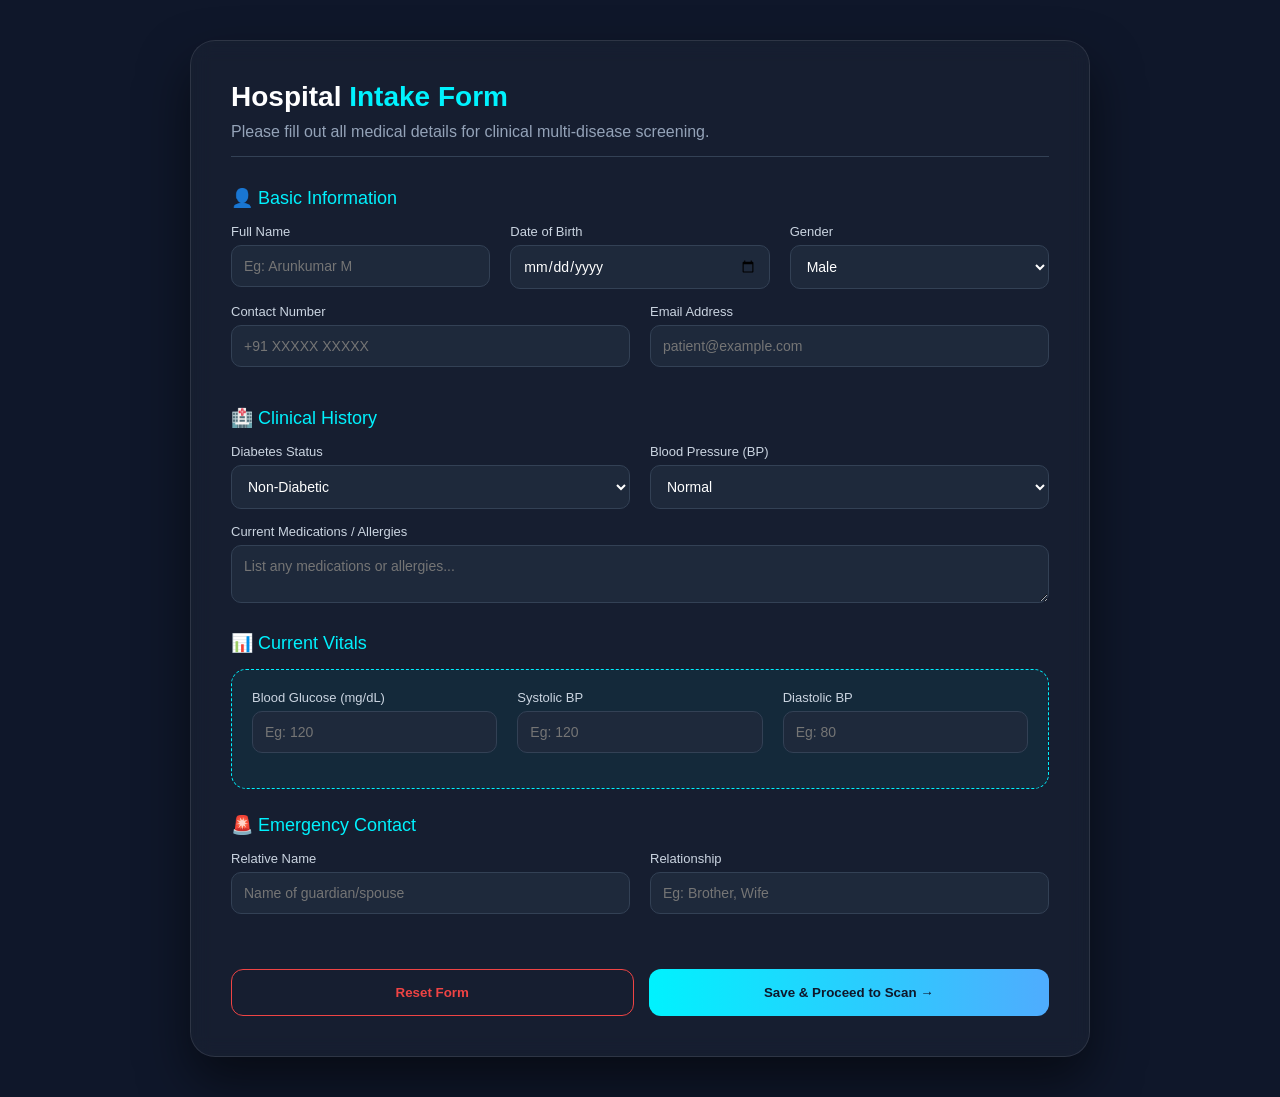
<file: templates/patient.html>
<!DOCTYPE html>
<html lang="en">
<head>
    <meta charset="UTF-8">
    <meta name="viewport" content="width=device-width, initial-scale=1.0">
    <title>RetiCheck | Comprehensive Patient Data</title>
    <style>
        * { margin: 0; padding: 0; box-sizing: border-box; font-family: 'Poppins', sans-serif; }
        
        body { 
            background: #0f172a; 
            color: #f8fafc;
            padding: 40px 20px;
            display: flex;
            justify-content: center;
        }

        .main-form-card {
            background: rgba(255, 255, 255, 0.03);
            backdrop-filter: blur(10px);
            border: 1px solid rgba(255, 255, 255, 0.1);
            padding: 40px;
            border-radius: 25px;
            width: 100%;
            max-width: 900px;
            box-shadow: 0 25px 50px rgba(0,0,0,0.5);
        }

        h2 { font-size: 28px; margin-bottom: 10px; color: #fff; }
        .accent { color: #00f2fe; }
        p.desc { color: #94a3b8; margin-bottom: 30px; border-bottom: 1px solid #334155; padding-bottom: 15px; }

       
        .section-title {
            color: #00f2fe;
            font-size: 18px;
            margin: 25px 0 15px 0;
            display: flex;
            align-items: center;
            gap: 10px;
        }

        .grid-3 { display: grid; grid-template-columns: 1fr 1fr 1fr; gap: 20px; }
        .grid-2 { display: grid; grid-template-columns: 1fr 1fr; gap: 20px; }

        .input-group { margin-bottom: 15px; }
        label { display: block; color: #cbd5e1; font-size: 13px; margin-bottom: 6px; }

        input, select, textarea {
            width: 100%;
            padding: 12px;
            background: #1e293b;
            border: 1px solid #334155;
            border-radius: 10px;
            color: #fff;
            font-size: 14px;
            outline: none;
            transition: 0.3s;
        }

        input:focus { border-color: #00f2fe; background: #263449; }

        
        .vitals-box {
            background: rgba(0, 242, 254, 0.05);
            padding: 20px;
            border-radius: 15px;
            border: 1px dashed #00f2fe;
        }

        .submit-area {
            margin-top: 40px;
            display: flex;
            gap: 15px;
        }

        .btn {
            flex: 1;
            padding: 15px;
            border-radius: 12px;
            font-weight: bold;
            cursor: pointer;
            border: none;
            transition: 0.4s;
        }

        .btn-save { background: linear-gradient(90deg, #00f2fe, #4facfe); color: #0f172a; }
        .btn-save:hover { transform: translateY(-3px); box-shadow: 0 10px 20px rgba(0, 242, 254, 0.3); }
        
        .btn-cancel { background: transparent; border: 1px solid #ef4444; color: #ef4444; }

    </style>
</head>
<body>

    <div class="main-form-card">
        <h2>Hospital <span class="accent">Intake Form</span></h2>
        <p class="desc">Please fill out all medical details for clinical multi-disease screening.</p>

        <form>
            <div class="section-title">👤 Basic Information</div>
            <div class="grid-3">
                <div class="input-group">
                    <label>Full Name</label>
                    <input type="text" placeholder="Eg: Arunkumar M">
                </div>
                <div class="input-group">
                    <label>Date of Birth</label>
                    <input type="date">
                </div>
                <div class="input-group">
                    <label>Gender</label>
                    <select>
                        <option>Male</option>
                        <option>Female</option>
                        <option>Other</option>
                    </select>
                </div>
            </div>

            <div class="grid-2">
                <div class="input-group">
                    <label>Contact Number</label>
                    <input type="tel" placeholder="+91 XXXXX XXXXX">
                </div>
                <div class="input-group">
                    <label>Email Address</label>
                    <input type="email" placeholder="patient@example.com">
                </div>
            </div>

            <div class="section-title">🏥 Clinical History</div>
            <div class="grid-2">
                <div class="input-group">
                    <label>Diabetes Status</label>
                    <select>
                        <option>Non-Diabetic</option>
                        <option>Type 1 Diabetes</option>
                        <option>Type 2 Diabetes</option>
                        <option>Gestational</option>
                    </select>
                </div>
                <div class="input-group">
                    <label>Blood Pressure (BP)</label>
                    <select>
                        <option>Normal</option>
                        <option>Hypertension (High)</option>
                        <option>Hypotension (Low)</option>
                    </select>
                </div>
            </div>
            <div class="input-group">
                <label>Current Medications / Allergies</label>
                <textarea rows="2" placeholder="List any medications or allergies..."></textarea>
            </div>

            <div class="section-title">📊 Current Vitals</div>
            <div class="vitals-box grid-3">
                <div class="input-group">
                    <label>Blood Glucose (mg/dL)</label>
                    <input type="number" placeholder="Eg: 120">
                </div>
                <div class="input-group">
                    <label>Systolic BP</label>
                    <input type="number" placeholder="Eg: 120">
                </div>
                <div class="input-group">
                    <label>Diastolic BP</label>
                    <input type="number" placeholder="Eg: 80">
                </div>
            </div>

            <div class="section-title">🚨 Emergency Contact</div>
            <div class="grid-2">
                <div class="input-group">
                    <label>Relative Name</label>
                    <input type="text" placeholder="Name of guardian/spouse">
                </div>
                <div class="input-group">
                    <label>Relationship</label>
                    <input type="text" placeholder="Eg: Brother, Wife">
                </div>
            </div>

            <div class="submit-area">
                <button type="reset" class="btn btn-cancel">Reset Form</button>
                <button type="button" class="btn btn-save" onclick="window.location.href='/upload'">Save & Proceed to Scan →</button>
            </div>
        </form>
    </div>

</body>
</html>
</file>
